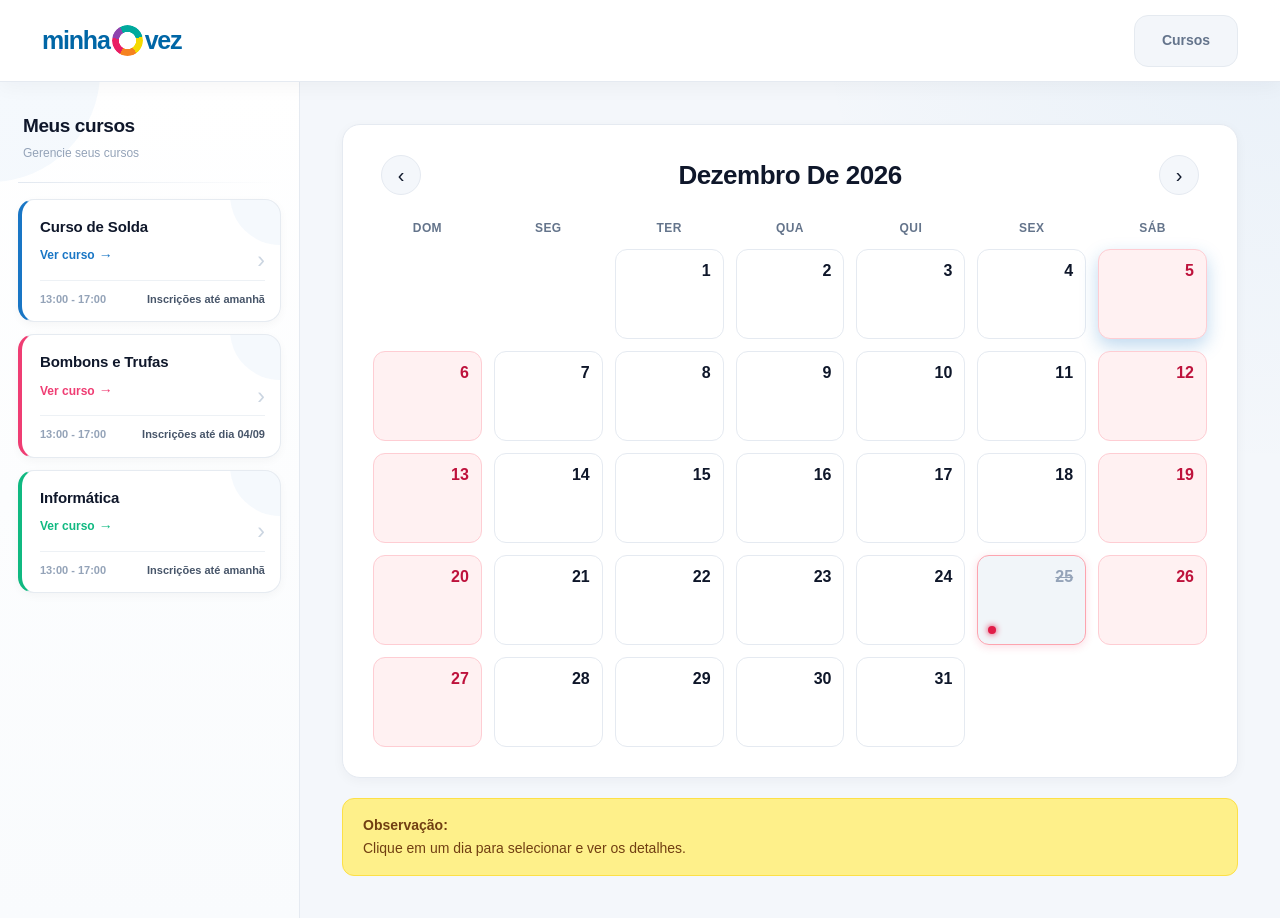
<file: Front-End 26.08.26/Index.html>
<!DOCTYPE html>
<html lang="pt-BR">
<head>
    <meta charset="UTF-8">
    <meta
        name="viewport"
        content="width=device-width, initial-scale=1.0"
    >

    <meta
        name="description"
        content="Minha Vez - Gerencie seus cursos e acompanhe sua disponibilidade no calendário."
    >
    <title>Minha Vez | Calendário</title>

    <link rel="stylesheet" href="Styles.css">
</head>

<body>

    <header class="header">

        <a
            href="Index.html"
            class="logo"
            aria-label="Minha Vez - Página inicial"
        >
            <span>minha</span>
            <span
                class="logo-simbolo"
                aria-hidden="true"
            ></span>
            <span>vez</span>
        </a>


        <!-- Menu principal -->
        <nav
            class="menu"
            aria-label="Menu principal"
        >
            <a
                href="Cursos.html">
                Cursos
            </a>

        </nav>

    </header>


    <main class="layout">
        <aside
            class="sidebar"
            aria-label="Meus cursos"
        >

            <div class="legenda">

                <h2>
                    Meus cursos
                </h2>

            </div>

            <hr>

            <div
                class="cursos"
                aria-label="Lista de cursos"
            >


                <!-- Curso 1 -->
                <article class="curso-mini azul">

                    <h3>
                        Curso de Solda
                    </h3>

                    <a href="Cursos.html">
                        Ver curso
                    </a>

                    <div>
                        <span>
                            13:00 - 17:00
                        </span>

                        <span>
                            Inscrições até amanhã
                        </span>
                    </div>

                </article>


                <!-- Curso 2 -->
                <article class="curso-mini rosa">

                    <h3>
                        Bombons e Trufas
                    </h3>

                    <a href="Cursos.html">
                        Ver curso
                    </a>

                    <div>
                        <span>
                            13:00 - 17:00
                        </span>

                        <span>
                            Inscrições até dia 04/09
                        </span>
                    </div>

                </article>


                <!-- Curso 3 -->
                <article class="curso-mini verde">

                    <h3>
                        Informática
                    </h3>

                    <a href="Cursos.html">
                        Ver curso
                    </a>

                    <div>
                        <span>
                            13:00 - 17:00
                        </span>

                        <span>
                            Inscrições até amanhã
                        </span>
                    </div>

                </article>

            </div>

        </aside>


      
        <section
            class="conteudo"
            aria-label="Calendário de disponibilidade"
        >


            <div class="calendario">


                <div class="calendario-topo">

                    <button
                        id="mes-anterior"
                        type="button"
                        aria-label="Ir para o mês anterior"
                        title="Mês anterior"
                    >
                        ‹
                    </button>


                    <h1
                        id="mes-ano"
                        aria-live="polite"
                    >
                        Janeiro de 2026
                    </h1>


                    <button
                        id="proximo-mes"
                        type="button"
                        aria-label="Ir para o próximo mês"
                        title="Próximo mês"
                    >
                        ›
                    </button>

                </div>


                <div
                    class="dias"
                    aria-hidden="true"
                >

                    <span>Dom</span>
                    <span>Seg</span>
                    <span>Ter</span>
                    <span>Qua</span>
                    <span>Qui</span>
                    <span>Sex</span>
                    <span>Sáb</span>

                </div>


                <!-- Dias do calendário -->
                <div
                    class="dias-grid"
                    role="grid"
                    aria-label="Dias do mês"
                ></div>

            </div>


            <section
                id="painel-info"
                class="painel-info"
                aria-live="polite"
                style="display: none;"
            >

                <h3 id="info-data">
                    Selecione uma data
                </h3>

                <p id="info-status">
                    <strong>
                        Disponibilidade:
                    </strong>

                    -
                </p>

                <p id="info-feriado">
                    <strong>
                        Feriado:
                    </strong>

                    -
                </p>

            </section>


          
            <aside class="observacao">

                <strong>
                    Observação:
                </strong>

                <p>
                    Clique em um dia para selecionar
                    e ver os detalhes.
                </p>

            </aside>


        </section>

    </main>
    <script src="Script.js"></script>

</body>

</html>
</file>
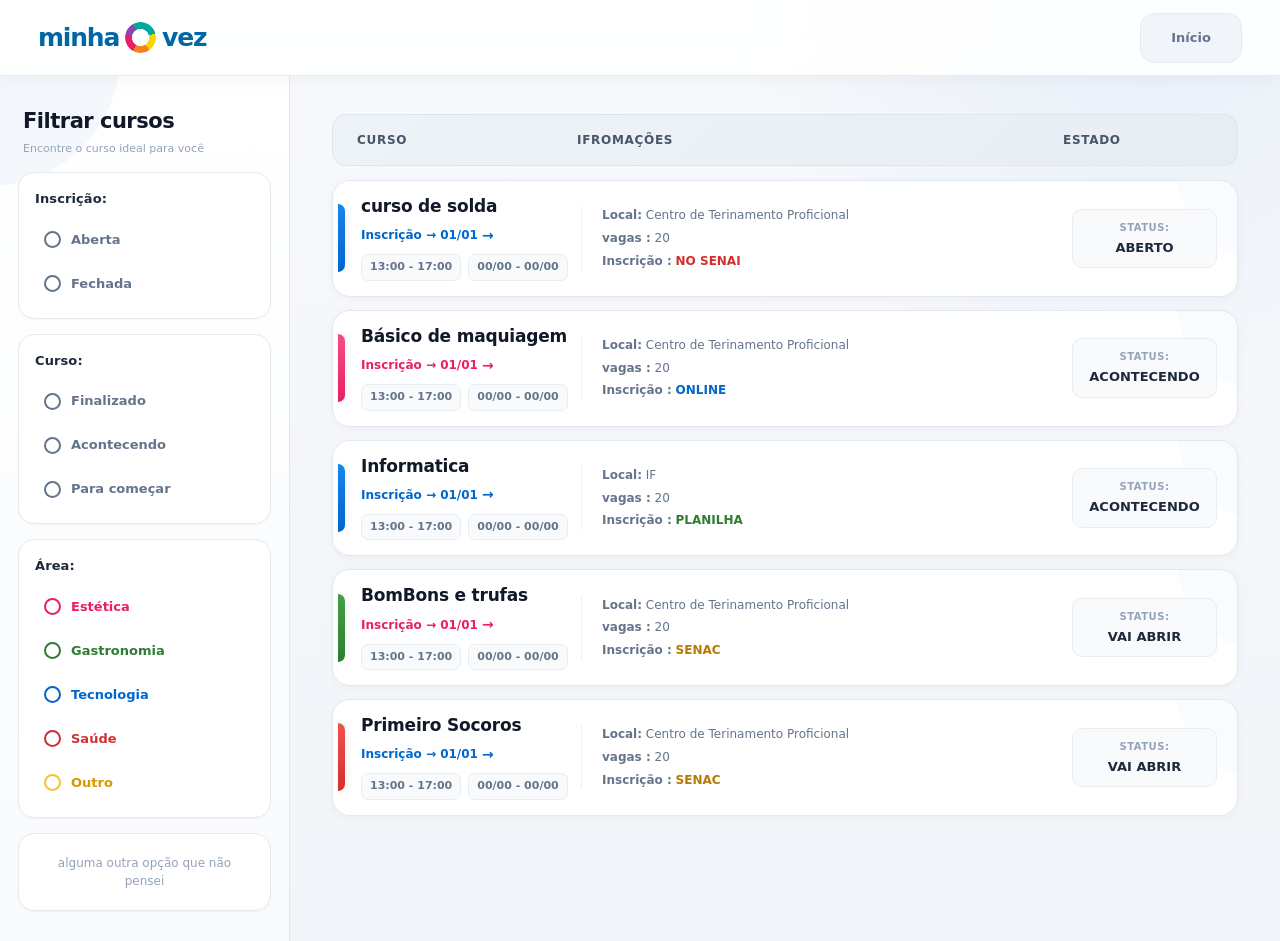
<file: Front-End 26.08.26/Cursos.html>
<!DOCTYPE html>
<html lang="pt-br">
<head>
    <meta charset="UTF-8">
    <meta name="viewport" content="width=device-width, initial-scale=1.0">
    <title>Minha Vez - Cursos</title>
    <link rel="stylesheet" href="Cursos.css">
</head>
<body>

    <header class="header">
        <a href="Index.html" class="logo" aria-label="Minha Vez">
            <span>minha</span>
            <span class="logo-simbolo"></span>
            <span>vez</span>
        </a>

        <nav class="menu">
            <a href="Index.html">Início</a>
        </nav>
    </header>

    <main class="layout">

        <aside class="sidebar-filtros">
            <h2>Filtrar cursos</h2>

            <div class="bloco-filtro">
                <h3>Inscrição:</h3>
                <label class="opcao-filtro">
                    <input type="radio" name="inscricao" value="aberta">
                    <span class="radio-custom"></span> Aberta
                </label>
                <label class="opcao-filtro">
                    <input type="radio" name="inscricao" value="fechada">
                    <span class="radio-custom"></span> Fechada
                </label>
            </div>

            <div class="bloco-filtro">
                <h3>Curso:</h3>
                <label class="opcao-filtro">
                    <input type="radio" name="status_curso" value="finalizado">
                    <span class="radio-custom"></span> Finalizado
                </label>
                <label class="opcao-filtro">
                    <input type="radio" name="status_curso" value="acontecendo">
                    <span class="radio-custom"></span> Acontecendo
                </label>
                <label class="opcao-filtro">
                    <input type="radio" name="status_curso" value="para-comecar">
                    <span class="radio-custom"></span> Para começar
                </label>
            </div>

            <div class="bloco-filtro">
                <h3>Área:</h3>
                <label class="opcao-filtro cor-rosa">
                    <input type="radio" name="area" value="estetica">
                    <span class="radio-custom"></span> Estética
                </label>
                <label class="opcao-filtro cor-verde">
                    <input type="radio" name="area" value="gastronomia">
                    <span class="radio-custom"></span> Gastronomia
                </label>
                <label class="opcao-filtro cor-azul">
                    <input type="radio" name="area" value="tecnologia">
                    <span class="radio-custom"></span> Tecnologia
                </label>
                <label class="opcao-filtro cor-vermelha">
                    <input type="radio" name="area" value="saude">
                    <span class="radio-custom"></span> Saúde
                </label>
                <label class="opcao-filtro cor-amarela">
                    <input type="radio" name="area" value="outro">
                    <span class="radio-custom"></span> Outro
                </label>
            </div>

            <div class="bloco-filtro">
                <p class="texto-suave">alguma outra opção que não pensei</p>
            </div>
        </aside>

        <section class="conteudo-cursos">

            <div class="tabela-cabecalho">
                <div class="col-curso">CURSO</div>
                <div class="col-informacoes">IFROMAÇÕES</div>
                <div class="col-estado">ESTADO</div>
            </div>

            <div class="lista-cursos">

                <article class="card-curso borda-azul">
                    <div class="pilula-cor bg-azul"></div>
                    <div class="info-principal">
                        <h2>curso de solda</h2>
                        <span class="txt-link txt-azul">Inscrição &rarr; 01/01</span>
                        <div class="horarios">
                            <span>13:00 - 17:00</span>
                            <span>00/00 - 00/00</span>
                        </div>
                    </div>
                    <div class="info-detalhes">
                        <p><strong>Local:</strong> Centro de Terinamento Proficional</p>
                        <p><strong>vagas :</strong> 20</p>
                        <p><strong>Inscrição :</strong> <span class="destaque-vermelho">NO SENAI</span></p>
                    </div>
                    <div class="info-status">
                        <span class="rotulo-status">Status:</span>
                        <strong class="valor-status">ABERTO</strong>
                    </div>
                </article>

                <article class="card-curso borda-rosa">
                    <div class="pilula-cor bg-rosa"></div>
                    <div class="info-principal">
                        <h2>Básico de maquiagem</h2>
                        <span class="txt-link txt-rosa">Inscrição &rarr; 01/01</span>
                        <div class="horarios">
                            <span>13:00 - 17:00</span>
                            <span>00/00 - 00/00</span>
                        </div>
                    </div>
                    <div class="info-detalhes">
                        <p><strong>Local:</strong> Centro de Terinamento Proficional</p>
                        <p><strong>vagas :</strong> 20</p>
                        <p><strong>Inscrição :</strong> <span class="destaque-azul">ONLINE</span></p>
                    </div>
                    <div class="info-status">
                        <span class="rotulo-status">Status:</span>
                        <strong class="valor-status">ACONTECENDO</strong>
                    </div>
                </article>

                <article class="card-curso borda-azul">
                    <div class="pilula-cor bg-azul"></div>
                    <div class="info-principal">
                        <h2>Informatica</h2>
                        <span class="txt-link txt-azul">Inscrição &rarr; 01/01</span>
                        <div class="horarios">
                            <span>13:00 - 17:00</span>
                            <span>00/00 - 00/00</span>
                        </div>
                    </div>
                    <div class="info-detalhes">
                        <p><strong>Local:</strong> IF</p>
                        <p><strong>vagas :</strong> 20</p>
                        <p><strong>Inscrição :</strong> <span class="destaque-verde">PLANILHA</span></p>
                    </div>
                    <div class="info-status">
                        <span class="rotulo-status">Status:</span>
                        <strong class="valor-status">ACONTECENDO</strong>
                    </div>
                </article>

                <article class="card-curso borda-verde">
                    <div class="pilula-cor bg-verde"></div>
                    <div class="info-principal">
                        <h2>BomBons e trufas</h2>
                        <span class="txt-link txt-rosa">Inscrição &rarr; 01/01</span>
                        <div class="horarios">
                            <span>13:00 - 17:00</span>
                            <span>00/00 - 00/00</span>
                        </div>
                    </div>
                    <div class="info-detalhes">
                        <p><strong>Local:</strong> Centro de Terinamento Proficional</p>
                        <p><strong>vagas :</strong> 20</p>
                        <p><strong>Inscrição :</strong> <span class="destaque-amarelo">SENAC</span></p>
                    </div>
                    <div class="info-status">
                        <span class="rotulo-status">Status:</span>
                        <strong class="valor-status">VAI ABRIR</strong>
                    </div>
                </article>

                <article class="card-curso borda-vermelha">
                    <div class="pilula-cor bg-vermelha"></div>
                    <div class="info-principal">
                        <h2>Primeiro Socoros</h2>
                        <span class="txt-link txt-azul">Inscrição &rarr; 01/01</span>
                        <div class="horarios">
                            <span>13:00 - 17:00</span>
                            <span>00/00 - 00/00</span>
                        </div>
                    </div>
                    <div class="info-detalhes">
                        <p><strong>Local:</strong> Centro de Terinamento Proficional</p>
                        <p><strong>vagas :</strong> 20</p>
                        <p><strong>Inscrição :</strong> <span class="destaque-amarelo">SENAC</span></p>
                    </div>
                    <div class="info-status">
                        <span class="rotulo-status">Status:</span>
                        <strong class="valor-status">VAI ABRIR</strong>
                    </div>
                </article>

            </div>
        </section>

    </main>

</body>
</html>
</file>
<file: Front-End 26.08.26/Styles.css>
* {
    margin: 0;
    padding: 0;
    box-sizing: border-box;
}

:root {

    --fundo: #f4f7fb;
    --branco: #ffffff;

    --preto: #0f172a;
    --texto: #334155;
    --texto-suave: #64748b;
    --texto-claro: #94a3b8;

    --borda: #e5eaf1;

    --azul: #1976c5;
    --azul-hover: #125d9c;
    --azul-claro: #eff6ff;
    --azul-muito-claro: #f5f9ff;

    --rosa: #ef3d73;
    --rosa-hover: #d92c60;

    --verde: #10b981;
    --verde-hover: #059669;

    --vermelho: #ff575b;

    --amarelo: #fef08a;
    --amarelo-texto: #713f12;

    --feriado-bg: #ffe4e6;
    --feriado-texto: #e11d48;
    --feriado-borda: #fda4af;
    --feriado-glow: rgba(225, 29, 72, 0.15);

    --disponivel-bg: #dcfce7;
    --disponivel-texto: #15803d;
    --disponivel-borda: #bbf7d0;

    --indisponivel-bg: #f1f5f9;
    --indisponivel-texto: #94a3b8;

    --domingo-bg: #fff1f2;
    --domingo-texto: #be123c;
    --domingo-borda: #fecdd3;

    --sombra-sm:
        0 1px 3px rgba(15, 23, 42, 0.05);

    --sombra-md:
        0 8px 25px rgba(15, 23, 42, 0.08);

    --sombra-lg:
        0 15px 40px rgba(15, 23, 42, 0.12);

    --raio-sm: 8px;
    --raio-md: 12px;
    --raio-lg: 18px;
    --raio-xl: 22px;

    --transicao:
        all 0.25s cubic-bezier(0.4, 0, 0.2, 1);
}

body {

    min-height: 100vh;

    background:
        radial-gradient(
            circle at top right,
            rgba(25, 118, 197, 0.05),
            transparent 30%
        ),
        var(--fundo);

    color: var(--preto);

    font-family:
        -apple-system,
        BlinkMacSystemFont,
        "Segoe UI",
        Roboto,
        Oxygen,
        Ubuntu,
        Cantarell,
        sans-serif;

    line-height: 1.5;

    -webkit-font-smoothing: antialiased;
    text-rendering: optimizeLegibility;
}


.header {

    width: 100%;
    height: 82px;

    padding: 0 42px;

    display: flex;
    align-items: center;
    justify-content: space-between;

    background: rgba(255, 255, 255, 0.96);

    border-bottom: 1px solid var(--borda);

    box-shadow:
        0 4px 20px rgba(15, 23, 42, 0.045);

    position: sticky;
    top: 0;

    z-index: 100;

    backdrop-filter: blur(18px);
    -webkit-backdrop-filter: blur(18px);
}


.logo {
    display: inline-flex;
    align-items: center;

    /* remove o espaço exagerado entre os elementos */
    gap: 0;

    width: fit-content;
    padding: 0;
    margin: 0;

    color: #0066a6;

    text-decoration: none;

    font-size: 25px;
    font-weight: 850;

    line-height: 1;
    letter-spacing: -1.2px;

    white-space: nowrap;

    transition:
        color 0.25s ease,
        transform 0.25s ease;
}

.logo:hover {
    color: var(--azul-hover);

    transform: translateY(-1px);
}


.logo-simbolo {
    width: 31px;
    height: 31px;

    
    margin: 0 2px;

    flex: 0 0 31px;

    border-radius: 50%;

    background:
        conic-gradient(
            #00a99d 0deg 75deg,
            #f4d900 75deg 145deg,
            #f58220 145deg 210deg,
            #e91e63 210deg 280deg,
            #8e44ad 280deg 330deg,
            #00a99d 330deg 360deg
        );

    -webkit-mask:
        radial-gradient(
            circle,
            transparent 0 38%,
            #000 40% 72%,
            transparent 74%
        );

    mask:
        radial-gradient(
            circle,
            transparent 0 38%,
            #000 40% 72%,
            transparent 74%
        );

    transition:
        transform 0.7s
        cubic-bezier(0.34, 1.56, 0.64, 1);
}


.logo:hover .logo-simbolo {
    transform:
        rotate(180deg)
        scale(1.08);
}



@media (max-width: 600px) {

    .logo {
        font-size: 21px;
        letter-spacing: -1px;
    }

    .logo-simbolo {
        width: 26px;
        height: 26px;

        flex-basis: 26px;

        margin: 0 1px;
    }
}


.menu {

    display: flex;
    align-items: center;

    gap: 6px;

    padding: 5px;

    background: #f3f6fa;

    border: 1px solid #e5eaf0;

    border-radius: 14px;
}


.menu a {

    position: relative;

    min-width: 92px;
    height: 40px;

    padding: 0 18px;

    display: flex;
    align-items: center;
    justify-content: center;

    color: #64748b;

    background: transparent;

    border-radius: 10px;

    text-decoration: none;

    font-size: 14px;
    font-weight: 650;

    transition:
        background 0.25s ease,
        color 0.25s ease,
        box-shadow 0.25s ease,
        transform 0.25s ease;
}


.menu a:hover {

    color: var(--azul);

    background: var(--branco);

    transform: translateY(-1px);

    box-shadow:
        0 4px 10px rgba(15, 23, 42, 0.08);
}


.menu a.ativo {

    color: var(--azul);

    background: var(--branco);

    box-shadow:
        0 3px 10px rgba(15, 23, 42, 0.06);
}


.menu a:active {

    transform: translateY(0);
}


.menu a:focus-visible {

    outline: 3px solid rgba(25, 118, 197, 0.2);

    outline-offset: 2px;
}


/* =========================================================
   LAYOUT
========================================================= */

.layout {

    min-height:
        calc(100vh - 82px);

    display: grid;

    grid-template-columns:
        300px minmax(0, 1fr);
}

.sidebar {
    position: relative;

    display: flex;
    flex-direction: column;

    min-width: 0;
    min-height: 100%;

    padding: 30px 18px 24px;

    overflow: hidden;

    background:
        linear-gradient(
            180deg,
            #ffffff 0%,
            #f9fbfd 100%
        );

    border-right: 1px solid var(--borda);
}

.sidebar::before {
    content: "";

    position: absolute;

    width: 220px;
    height: 220px;

    top: -120px;
    left: -120px;

    border-radius: 50%;

    background:
        rgba(25, 118, 197, 0.045);

    pointer-events: none;

    z-index: 0;
}


.sidebar > * {
    position: relative;
    z-index: 1;
}


.legenda {

    position: relative;

    z-index: 2;

    padding: 0 5px;
}


.legenda h2 {

    color: var(--preto);

    font-size: 19px;
    font-weight: 800;

    letter-spacing: -0.4px;
}


.legenda::after {

    content: "Gerencie seus cursos";

    display: block;

    margin-top: 3px;

    color: var(--texto-claro);

    font-size: 12px;
    font-weight: 500;
}

.sidebar hr {

    width: 100%;
    height: 1px;

    margin: 20px 0 16px;

    border: 0;

    background:
        linear-gradient(
            90deg,
            #e2e8f0,
            rgba(226, 232, 240, 0)
        );
}

.curso-mini {

    position: relative;

    margin-bottom: 12px;

    padding:
        16px
        15px
        14px
        18px;

    overflow: hidden;

    background: var(--branco);

    border:
        1px solid #e6ebf1;

    border-left:
        4px solid var(--azul);

    border-radius: 16px;

    box-shadow:
        0 3px 10px rgba(15, 23, 42, 0.035);

    transition:
        transform 0.25s ease,
        box-shadow 0.25s ease,
        border-color 0.25s ease;
}


.curso-mini::before {

    content: "";

    position: absolute;

    width: 100px;
    height: 100px;

    top: -55px;
    right: -50px;

    border-radius: 50%;

    background:
        rgba(25, 118, 197, 0.045);

    transition:
        transform 0.35s ease;
}


.curso-mini::after {

    content: "›";

    position: absolute;

    right: 15px;
    top: 50%;

    transform:
        translateY(-50%);

    color: #cbd5e1;

    font-size: 23px;
    font-weight: 300;

    transition: var(--transicao);
}


.curso-mini:hover {

    transform:
        translateY(-3px);

    border-color:
        #d5e0eb;

    box-shadow:
        0 12px 28px rgba(15, 23, 42, 0.09);
}


.curso-mini:hover::before {

    transform:
        scale(1.45);
}


.curso-mini:hover::after {

    right: 11px;

    color: var(--azul);
}


.curso-mini.azul {
    border-left-color: var(--azul);
}

.curso-mini.rosa {
    border-left-color: var(--rosa);
}

.curso-mini.verde {
    border-left-color: var(--verde);
}


.curso-mini h3 {

    position: relative;

    z-index: 1;

    padding-right: 22px;

    margin-bottom: 4px;

    color: var(--preto);

    font-size: 15px;
    font-weight: 750;

    letter-spacing: -0.15px;
}


.curso-mini a {

    position: relative;

    z-index: 1;

    display: inline-flex;
    align-items: center;

    gap: 4px;

    margin-bottom: 12px;

    color: var(--azul);

    font-size: 12px;
    font-weight: 700;

    text-decoration: none;

    transition: var(--transicao);
}


.curso-mini a::after {

    content: "→";

    font-size: 14px;

    transition:
        transform 0.2s ease;
}


.curso-mini a:hover {

    color: var(--azul-hover);
}


.curso-mini a:hover::after {

    transform:
        translateX(3px);
}


.curso-mini.rosa a {
    color: var(--rosa);
}

.curso-mini.rosa a:hover {
    color: var(--rosa-hover);
}


.curso-mini.verde a {
    color: var(--verde);
}

.curso-mini.verde a:hover {
    color: var(--verde-hover);
}


.curso-mini div {

    position: relative;

    z-index: 1;

    display: flex;
    align-items: center;
    justify-content: space-between;

    gap: 10px;

    padding-top: 10px;
    margin-top: 2px;

    border-top:
        1px solid #edf1f5;

    color: var(--texto-suave);

    font-size: 11px;
    font-weight: 650;
}


.curso-mini div span:first-child {
    color: var(--texto-claro);
}


.curso-mini div span:last-child {

    color: #475569;

    font-weight: 700;
}


.sidebar-footer {

    margin-top: auto;

    padding-top: 16px;

    border-top:
        1px solid #e8edf2;
}

.botao-add {

    position: absolute;

    left: 20px;
    bottom: 22px;

    width:
        calc(100% - 40px);

    min-height: 48px;

    padding: 0 18px;

    display: flex;
    align-items: center;
    justify-content: center;

    gap: 8px;

    border: 0;

    border-radius: 13px;

    background:
        linear-gradient(
            135deg,
            #ff5b60 0%,
            #ef3d73 100%
        );

    color: #ffffff;

    font-family: inherit;

    font-size: 14px;
    font-weight: 700;

    letter-spacing: 0.1px;

    cursor: pointer;

    box-shadow:
        0 8px 20px
        rgba(239, 61, 115, 0.22);

    transition:
        transform 0.2s ease,
        box-shadow 0.2s ease,
        filter 0.2s ease;
}


.botao-add::before {

    content: "+";

    width: 22px;
    height: 22px;

    display: flex;
    align-items: center;
    justify-content: center;

    font-size: 22px;
    font-weight: 400;

    line-height: 1;
}


.botao-add:hover {

    transform:
        translateY(-2px);

    filter:
        brightness(1.05);

    box-shadow:
        0 12px 26px
        rgba(239, 61, 115, 0.30);
}


.botao-add:active {

    transform:
        translateY(0);

    box-shadow:
        0 5px 14px
        rgba(239, 61, 115, 0.22);
}


.botao-add:focus-visible {

    outline:
        3px solid
        rgba(239, 61, 115, 0.25);

    outline-offset: 3px;
}


.botao-add:disabled {

    opacity: 0.55;

    cursor: not-allowed;

    transform: none;

    box-shadow: none;
}


.conteudo {

    position: relative;

    width: 100%;

    max-width: 1150px;

    margin: 0 auto;

    padding: 42px;
}

.calendario {

    width: 100%;

    padding: 30px;

    background: var(--branco);

    border:
        1px solid var(--borda);

    border-radius: var(--raio-lg);

    box-shadow:
        0 3px 12px
        rgba(15, 23, 42, 0.04);
}


.calendario-topo {

    display: flex;

    align-items: center;

    justify-content: space-between;

    gap: 16px;

    margin-bottom: 24px;

    padding: 0 8px;
}


.calendario-topo h1 {

    flex: 1;

    text-align: center;

    color: var(--preto);

    font-size: 26px;

    font-weight: 800;

    text-transform: capitalize;

    letter-spacing: -0.5px;
}


.calendario-topo button {

    flex-shrink: 0;

    width: 40px;
    height: 40px;

    display: flex;
    align-items: center;
    justify-content: center;

    border:
        1px solid var(--borda);

    border-radius: 50%;

    background: var(--fundo);

    color: var(--preto);

    font-size: 20px;

    cursor: pointer;

    transition: var(--transicao);
}


.calendario-topo button:hover {

    background: var(--azul);

    color: var(--branco);

    border-color: var(--azul);

    transform:
        translateY(-2px);

    box-shadow:
        0 5px 12px
        rgba(25, 118, 197, 0.2);
}


.calendario-topo button:active {

    transform:
        translateY(0)
        scale(0.96);
}


.calendario-topo button:focus-visible {

    outline:
        3px solid
        rgba(25, 118, 197, 0.2);

    outline-offset: 3px;
}


.dias {

    display: grid;

    grid-template-columns:
        repeat(7, 1fr);

    gap: 12px;

    margin-bottom: 12px;

    text-align: center;

    color: var(--texto-suave);

    font-size: 12px;

    font-weight: 750;

    text-transform: uppercase;

    letter-spacing: 0.4px;
}

.dias-grid {

    display: grid;

    grid-template-columns:
        repeat(7, minmax(0, 1fr));

    gap: 12px;
}

.dia {

    position: relative;

    width: 100%;
    min-width: 0;
    height: 90px;

    padding: 12px;

    display: flex;

    align-items: flex-start;
    justify-content: flex-end;

    border:
        1px solid var(--borda);

    border-radius: var(--raio-md);

    background: var(--branco);

    color: var(--preto);

    font-family: inherit;

    font-size: 16px;

    font-weight: 700;

    cursor: pointer;

    transition: var(--transicao);
}


.dia:hover {

    transform:
        translateY(-2px);

    border-color:
        var(--azul);

    box-shadow:
        var(--sombra-md);
}


.dia:focus-visible {

    outline:
        3px solid
        rgba(25, 118, 197, 0.25);

    outline-offset: 2px;
}

.dia.selecionado {

    outline:
        3px solid
        var(--azul);

    outline-offset: -2px;

    z-index: 2;
}


.dia.hoje {

    background:
        linear-gradient(
            135deg,
            #2386d4,
            #1976c5
        );

    color: var(--branco);

    border-color:
        var(--azul);

    box-shadow:
        0 7px 18px
        rgba(25, 118, 197, 0.28);
}


.dia.hoje:hover {

    border-color:
        #0f65aa;

    box-shadow:
        0 10px 24px
        rgba(25, 118, 197, 0.34);
}

.dia.vazio {

    background: transparent;

    border-color: transparent;

    cursor: default;

    pointer-events: none;
}


.dia.feriado {

    background:
        linear-gradient(
            135deg,
            #fff7f7 0%,
            var(--feriado-bg) 100%
        );

    color:
        var(--feriado-texto);

    border-color:
        var(--feriado-borda);

    font-weight: 800;

    box-shadow:
        0 2px 8px
        var(--feriado-glow);
}


.dia.feriado::after {

    content: "";

    position: absolute;

    left: 10px;
    bottom: 10px;

    width: 8px;
    height: 8px;

    border-radius: 50%;

    background:
        var(--feriado-texto);

    box-shadow:
        0 0 6px
        var(--feriado-texto);
}


.dia.feriado:hover {

    background:
        var(--feriado-bg);

    border-color:
        var(--feriado-texto);

    transform:
        translateY(-3px)
        scale(1.02);

    box-shadow:
        0 6px 16px
        var(--feriado-glow);
}


.dia.disponivel {

    background:
        var(--disponivel-bg);

    color:
        var(--disponivel-texto);

    border-color:
        var(--disponivel-borda);
}

.dia.indisponivel {

    background:
        var(--indisponivel-bg);

    color:
        var(--indisponivel-texto);

    text-decoration:
        line-through;
}



.dia.domingo {

    background:
        var(--domingo-bg);

    color:
        var(--domingo-texto);

    border-color:
        var(--domingo-borda);
}


.dia.hoje.feriado {

    background:
        linear-gradient(
            135deg,
            #e11d48,
            #be123c
        );

    color: #ffffff;

    border-color:
        #be123c;
}


.dia.hoje.indisponivel {

    color: #ffffff;

    background:
        linear-gradient(
            135deg,
            #1976c5,
            #125d9c
        );

    text-decoration: none;
}



.painel-info {

    margin-top: 24px;

    padding: 20px 24px;

    background:
        var(--branco);

    border:
        1px solid var(--borda);

    border-left:
        5px solid var(--azul);

    border-radius:
        var(--raio-md);

    box-shadow:
        var(--sombra-sm);

    animation:
        fadeIn 0.3s ease-in-out;
}


.painel-info h3 {

    margin-bottom: 8px;

    color: var(--preto);

    font-size: 18px;

    font-weight: 800;
}


.painel-info p {

    margin-top: 4px;

    color: var(--texto-suave);

    font-size: 14px;
}


.painel-info strong {

    color: var(--texto);
}



.observacao {

    margin-top: 20px;

    padding: 16px 20px;

    background:
        var(--amarelo);

    color:
        var(--amarelo-texto);

    border:
        1px solid #fde047;

    border-radius:
        var(--raio-md);

    font-size: 14px;
}


.observacao strong {

    display: block;

    margin-bottom: 2px;
}


@keyframes fadeIn {

    from {

        opacity: 0;

        transform:
            translateY(6px);
    }

    to {

        opacity: 1;

        transform:
            translateY(0);
    }
}

@media (max-width: 900px) {

    .header {

        padding:
            0 24px;
    }


    .layout {

        grid-template-columns:
            1fr;
    }


    .sidebar {

        padding:
            26px
            24px
            88px;

        border-right:
            0;

        border-bottom:
            1px solid var(--borda);
    }


    .botao-add {

        left: 24px;

        width:
            calc(100% - 48px);
    }


    .conteudo {

        max-width: none;

        padding:
            28px 20px;
    }


    .dias-grid {

        gap: 8px;
    }


    .dias {

        gap: 8px;
    }


    .dia {

        height: 78px;
    }
}


@media (max-width: 600px) {

    .header {

        height: 70px;

        padding:
            0 14px;

        gap: 8px;
    }


    .logo {

        font-size: 20px;

        letter-spacing:
            -0.7px;
    }


    .logo-simbolo {

        width: 29px;
        height: 29px;
    }


    .menu {

        gap: 2px;

        padding: 4px;

        border-radius: 11px;
    }


    .menu a {

        min-width: auto;

        height: 36px;

        padding:
            0 10px;

        font-size: 12px;
    }


    .sidebar {

        padding:
            22px
            16px
            82px;
    }


    .legenda h2 {

        font-size: 18px;
    }


    .curso-mini {

        padding:
            15px
            14px
            13px
            17px;
    }


    .botao-add {

        left: 16px;

        bottom: 15px;

        width:
            calc(100% - 32px);

        min-height: 46px;

        font-size: 13px;
    }


    .conteudo {

        padding:
            16px 12px;
    }


    .calendario {

        padding: 14px;

        border-radius:
            15px;
    }


    .calendario-topo {

        padding:
            0 2px;

        margin-bottom:
            18px;

        gap: 8px;
    }


    .calendario-topo h1 {

        font-size: 20px;

        letter-spacing:
            -0.4px;
    }


    .calendario-topo button {

        width: 36px;
        height: 36px;

        font-size: 18px;
    }


    .dias {

        gap: 5px;

        margin-bottom: 7px;

        font-size: 9px;

        letter-spacing: 0;
    }


    .dias-grid {

        gap: 5px;
    }


    .dia {

        height: 55px;

        padding: 6px;

        border-radius: 9px;

        font-size: 13px;
    }


    .dia:hover {

        transform:
            translateY(-1px);
    }


    .dia.feriado::after {

        left: 6px;
        bottom: 6px;

        width: 6px;
        height: 6px;
    }


    .painel-info {

        margin-top: 16px;

        padding:
            16px;
    }


    .painel-info h3 {

        font-size: 16px;
    }


    .painel-info p {

        font-size: 13px;
    }


    .observacao {

        padding:
            14px 16px;

        font-size: 13px;
    }
}


/* =========================================================
   CELULARES MUITO PEQUENOS
========================================================= */

@media (max-width: 380px) {

    .logo {

        font-size: 18px;
    }


    .logo-simbolo {

        width: 26px;
        height: 26px;
    }


    .menu a {

        padding:
            0 7px;

        font-size: 11px;
    }


    .calendario {

        padding: 10px;
    }


    .calendario-topo h1 {

        font-size: 18px;
    }


    .calendario-topo button {

        width: 32px;
        height: 32px;

        font-size: 16px;
    }


    .dias-grid,
    .dias {

        gap: 3px;
    }


    .dia {

        height: 48px;

        padding: 5px;

        font-size: 12px;

        border-radius: 7px;
    }


    .dia.feriado::after {

        width: 5px;
        height: 5px;

        left: 5px;
        bottom: 5px;
    }
}



@media (prefers-reduced-motion: reduce) {

    *,
    *::before,
    *::after {

        scroll-behavior: auto !important;

        animation-duration:
            0.01ms !important;

        animation-iteration-count:
            1 !important;

        transition-duration:
            0.01ms !important;
    }
}
</file>
<file: Front-End 26.08.26/Cursos.css>
*,
*::before,
*::after {
  margin: 0;
  padding: 0;
  box-sizing: border-box;
}

html {
  scroll-behavior: smooth;
}

body {
  min-height: 100vh;
  background:
    radial-gradient(
      circle at 90% 0%,
      rgba(0, 102, 204, 0.06),
      transparent 28%
    ),
    linear-gradient(
      180deg,
      #f7f9fc 0%,
      #f1f4f8 100%
    );
  color: var(--texto-escuro);
  font-family:
    Inter,
    ui-sans-serif,
    system-ui,
    -apple-system,
    BlinkMacSystemFont,
    "Segoe UI",
    Roboto,
    Arial,
    Helvetica,
    sans-serif;
  line-height: 1.5;
  -webkit-font-smoothing: antialiased;
  text-rendering: optimizeLegibility;
}

button,
input,
select,
textarea {
  font: inherit;
}

button {
  border: 0;
}

a {
  color: inherit;
}

::selection {
  background: rgba(0, 102, 204, 0.16);
  color: #003d7a;
}


:root {
  /* Fundo */
  --fundo-pagina: #f4f7fb;
  --fundo-sidebar: #ffffff;
  --fundo-card-filtro: #ffffff;
  --fundo-cabecalho-tabela: #edf2f7;

  /* Texto */
  --texto-escuro: #111827;
  --texto-principal: #1e293b;
  --texto-cinza: #64748b;
  --texto-suave: #94a3b8;
  --texto-claro: #cbd5e1;

  /* Cores */
  --cor-azul: #0066cc;
  --cor-azul-hover: #0052a3;
  --cor-azul-claro: #eff6ff;

  --cor-rosa: #e91e63;
  --cor-rosa-hover: #c91854;
  --cor-rosa-claro: #fff1f5;

  --cor-verde: #2e7d32;
  --cor-verde-hover: #236327;
  --cor-verde-claro: #ecfdf3;

  --cor-vermelho: #d32f2f;
  --cor-vermelho-claro: #fff1f2;

  --cor-amarelo: #fbc02d;
  --cor-amarelo-claro: #fffbea;

  /* Bordas */
  --borda: #e2e8f0;
  --borda-forte: #cbd5e1;

  /* Sombras */
  --sombra-xs:
    0 1px 2px rgba(15, 23, 42, 0.04);

  --sombra-sm:
    0 2px 8px rgba(15, 23, 42, 0.05);

  --sombra-md:
    0 8px 24px rgba(15, 23, 42, 0.08);

  --sombra-lg:
    0 18px 45px rgba(15, 23, 42, 0.11);

  --sombra-azul:
    0 10px 24px rgba(0, 102, 204, 0.18);

  /* Bordas arredondadas */
  --raio-sm: 8px;
  --raio-md: 12px;
  --raio-lg: 18px;
  --raio-xl: 24px;

  /* Transições */
  --transicao:
    0.22s cubic-bezier(0.4, 0, 0.2, 1);
}

.header {
  position: sticky;
  top: 0;
  z-index: 100;

  width: 100%;
  height: 76px;

  display: flex;
  align-items: center;
  justify-content: space-between;

  padding: 0 38px;

  background: rgba(255, 255, 255, 0.88);

  border-bottom: 1px solid rgba(226, 232, 240, 0.9);

  box-shadow:
    0 4px 18px rgba(15, 23, 42, 0.04);

  backdrop-filter: blur(18px);
  -webkit-backdrop-filter: blur(18px);
}


.logo {
  display: inline-flex;
  align-items: center;

  gap: 3px;

  text-decoration: none;

  color: #0066a6;

  font-size: 25px;
  font-weight: 850;

  letter-spacing: -1.2px;

  transition:
    color var(--transicao),
    transform var(--transicao);
}

.logo:hover {
  color: var(--cor-azul-hover);
  transform: translateY(-1px);
}

.logo-simbolo {
  width: 31px;
  height: 31px;

  margin: 0 3px;

  flex-shrink: 0;

  border-radius: 50%;

  background:
    conic-gradient(
      #00a99d 0deg 75deg,
      #f4d900 75deg 145deg,
      #f58220 145deg 210deg,
      #e91e63 210deg 280deg,
      #8e44ad 280deg 330deg,
      #00a99d 330deg 360deg
    );

  -webkit-mask:
    radial-gradient(
      circle,
      transparent 0 38%,
      #000 40% 72%,
      transparent 74%
    );

  mask:
    radial-gradient(
      circle,
      transparent 0 38%,
      #000 40% 72%,
      transparent 74%
    );

  transition:
    transform 0.7s
    cubic-bezier(0.34, 1.56, 0.64, 1);
}

.logo:hover .logo-simbolo {
  transform: rotate(180deg) scale(1.08);
}

.menu {
  display: flex;
  align-items: center;

  gap: 5px;

  padding: 5px;

  background: #f1f5f9;

  border: 1px solid #e5eaf0;

  border-radius: 14px;
}

.menu a {
  position: relative;

  min-width: 90px;
  height: 38px;

  display: flex;
  align-items: center;
  justify-content: center;

  padding: 0 15px;

  border-radius: 10px;

  color: #64748b;

  text-decoration: none;

  font-size: 13px;
  font-weight: 700;

  transition:
    background var(--transicao),
    color var(--transicao),
    transform var(--transicao),
    box-shadow var(--transicao);
}

.menu a:hover {
  color: var(--cor-azul);

  background: #ffffff;

  transform: translateY(-1px);

  box-shadow:
    0 4px 10px rgba(15, 23, 42, 0.07);
}

.menu a.ativo {
  color: var(--cor-azul);

  background: #ffffff;

  box-shadow:
    0 3px 9px rgba(15, 23, 42, 0.07);
}

.menu a:active {
  transform: translateY(0);
}

.menu a:focus-visible {
  outline: 3px solid rgba(0, 102, 204, 0.18);
  outline-offset: 2px;
}

.layout {
  display: grid;

  grid-template-columns:
    290px
    minmax(0, 1fr);

  min-height:
    calc(100vh - 76px);
}


.sidebar-filtros {
  position: relative;

  min-width: 0;

  padding:
    30px
    18px;

  display: flex;
  flex-direction: column;

  gap: 15px;

  background:
    linear-gradient(
      180deg,
      #ffffff 0%,
      #f8fafc 100%
    );

  border-right:
    1px solid var(--borda);

  overflow: hidden;
}

.sidebar-filtros::before {
  content: "";

  position: absolute;

  width: 260px;
  height: 260px;

  top: -150px;
  left: -140px;

  border-radius: 50%;

  background:
    rgba(0, 102, 204, 0.045);

  pointer-events: none;
}

.sidebar-filtros > * {
  position: relative;
  z-index: 1;
}

.sidebar-filtros h2 {
  margin: 0 5px;

  color: var(--texto-escuro);

  font-size: 21px;
  font-weight: 850;

  letter-spacing: -0.5px;
}

.sidebar-filtros h2::after {
  content: "Encontre o curso ideal para você";

  display: block;

  margin-top: 3px;

  color: var(--texto-suave);

  font-size: 11px;
  font-weight: 500;

  letter-spacing: 0;
}


.bloco-filtro {
  position: relative;

  padding: 16px;

  display: flex;
  flex-direction: column;

  gap: 8px;

  background:
    rgba(255, 255, 255, 0.96);

  border:
    1px solid #e5eaf0;

  border-radius: 16px;

  box-shadow: var(--sombra-xs);

  transition:
    transform var(--transicao),
    border-color var(--transicao),
    box-shadow var(--transicao);
}

.bloco-filtro:hover {
  transform: translateY(-2px);

  border-color: #d5dee9;

  box-shadow: var(--sombra-sm);
}

.bloco-filtro h3 {
  margin-bottom: 5px;

  color: var(--texto-principal);

  font-size: 13px;
  font-weight: 800;

  letter-spacing: 0.1px;
}


.opcao-filtro {
  position: relative;

  min-height: 36px;

  display: flex;
  align-items: center;

  gap: 10px;

  padding: 7px 9px;

  border-radius: 9px;

  color: var(--texto-cinza);

  font-size: 13px;
  font-weight: 700;

  cursor: pointer;

  transition:
    background var(--transicao),
    color var(--transicao);
}

.opcao-filtro:hover {
  background: #f8fafc;
  color: var(--texto-principal);
}

.opcao-filtro input {
  position: absolute;

  opacity: 0;

  width: 1px;
  height: 1px;
}

.radio-custom {
  position: relative;

  width: 17px;
  height: 17px;

  flex: 0 0 17px;

  border:
    2px solid currentColor;

  border-radius: 50%;

  transition:
    border-color var(--transicao),
    background var(--transicao),
    box-shadow var(--transicao);
}

.opcao-filtro input:checked + .radio-custom {
  background: currentColor;

  box-shadow:
    0 0 0 4px rgba(0, 0, 0, 0.04);
}

.opcao-filtro input:checked + .radio-custom::after {
  content: "";

  position: absolute;

  width: 5px;
  height: 5px;

  top: 50%;
  left: 50%;

  transform:
    translate(-50%, -50%);

  border-radius: 50%;

  background: #ffffff;
}

.opcao-filtro input:focus-visible + .radio-custom {
  outline:
    3px solid rgba(0, 102, 204, 0.18);

  outline-offset: 2px;
}



.cor-rosa {
  color: var(--cor-rosa);
}

.cor-rosa .radio-custom {
  border-color: var(--cor-rosa);
}

.cor-verde {
  color: var(--cor-verde);
}

.cor-verde .radio-custom {
  border-color: var(--cor-verde);
}

.cor-azul {
  color: var(--cor-azul);
}

.cor-azul .radio-custom {
  border-color: var(--cor-azul);
}

.cor-vermelha {
  color: var(--cor-vermelho);
}

.cor-vermelha .radio-custom {
  border-color: var(--cor-vermelho);
}

.cor-amarela {
  color: #d49a00;
}

.cor-amarela .radio-custom {
  border-color: var(--cor-amarelo);
}

.texto-suave {
  padding: 4px 5px;

  color: var(--texto-suave);

  font-size: 12px;
  font-weight: 500;

  line-height: 1.5;

  text-align: center;
}



.conteudo-cursos {
  width: 100%;
  max-width: 1400px;

  margin: 0 auto;

  padding:
    38px
    42px;
}

.tabela-cabecalho {
  min-height: 52px;

  display: grid;

  grid-template-columns:
    220px
    minmax(250px, 1fr)
    150px;

  align-items: center;

  padding:
    0 24px;

  margin-bottom: 14px;

  background:
    linear-gradient(
      135deg,
      #eef3f8,
      #e8edf3
    );

  border:
    1px solid #dde5ed;

  border-radius: 14px;

  color: #475569;

  font-size: 12px;
  font-weight: 800;

  text-transform: uppercase;

  letter-spacing: 0.7px;
}


.lista-cursos {
  display: flex;
  flex-direction: column;

  gap: 13px;
}


.card-curso {
  position: relative;

  min-height: 112px;

  display: grid;

  grid-template-columns:
    18px
    210px
    minmax(250px, 1fr)
    145px;

  align-items: center;

  gap: 10px;

  padding:
    15px
    20px
    15px
    0;

  background:
    rgba(255, 255, 255, 0.98);

  border:
    1px solid #e2e8f0;

  border-radius: 18px;

  box-shadow:
    0 2px 8px rgba(15, 23, 42, 0.035);

  overflow: hidden;

  transition:
    transform var(--transicao),
    border-color var(--transicao),
    box-shadow var(--transicao);
}

.card-curso::after {
  content: "";

  position: absolute;

  width: 180px;
  height: 180px;

  right: -120px;
  top: -100px;

  border-radius: 50%;

  background:
    rgba(0, 102, 204, 0.025);

  pointer-events: none;

  transition:
    transform 0.4s ease;
}

.card-curso:hover {
  transform: translateY(-3px);

  border-color: #cfd9e5;

  box-shadow:
    0 14px 30px rgba(15, 23, 42, 0.09);
}

.card-curso:hover::after {
  transform: scale(1.35);
}


.pilula-cor {
  width: 7px;
  height: 68px;

  margin-left: 5px;

  border-radius: 0 8px 8px 0;

  box-shadow:
    2px 0 8px rgba(0, 0, 0, 0.06);
}

.bg-azul {
  background:
    linear-gradient(
      180deg,
      #1685ed,
      #0066cc
    );
}

.bg-rosa {
  background:
    linear-gradient(
      180deg,
      #f54d87,
      #e91e63
    );
}

.bg-verde {
  background:
    linear-gradient(
      180deg,
      #43a047,
      #2e7d32
    );
}

.bg-vermelha {
  background:
    linear-gradient(
      180deg,
      #ef5350,
      #d32f2f
    );
}


.info-principal {
  min-width: 0;
}

.info-principal h2 {
  margin-bottom: 5px;

  color: var(--texto-escuro);

  font-size: 17px;
  font-weight: 800;

  letter-spacing: -0.2px;

  line-height: 1.25;
}

.txt-link {
  display: inline-flex;
  align-items: center;

  gap: 4px;

  font-size: 12px;
  font-weight: 800;

  text-decoration: none;

  transition:
    color var(--transicao);
}

.txt-link::after {
  content: "→";

  font-size: 14px;

  transition:
    transform var(--transicao);
}

.txt-link:hover::after {
  transform: translateX(3px);
}

.txt-azul {
  color: var(--cor-azul);
}

.txt-azul:hover {
  color: var(--cor-azul-hover);
}

.txt-rosa {
  color: var(--cor-rosa);
}

.txt-rosa:hover {
  color: var(--cor-rosa-hover);
}


.horarios {
  display: flex;
  align-items: center;
  flex-wrap: wrap;

  gap: 7px;

  margin-top: 8px;

  color: var(--texto-cinza);

  font-size: 11px;
  font-weight: 700;
}

.horarios span {
  display: inline-flex;
  align-items: center;

  padding: 4px 8px;

  background: #f8fafc;

  border:
    1px solid #e8edf2;

  border-radius: 7px;
}


.info-detalhes {
  position: relative;
  z-index: 2;

  padding-left: 20px;

  color: var(--texto-cinza);

  font-size: 12px;

  line-height: 1.55;

  border-left:
    1px solid #edf1f5;
}

.info-detalhes p {
  margin-bottom: 4px;
}

.info-detalhes p:last-child {
  margin-bottom: 0;
}

.destaque-vermelho {
  color: var(--cor-vermelho);
  font-weight: 800;
}

.destaque-azul {
  color: var(--cor-azul);
  font-weight: 800;
}

.destaque-verde {
  color: var(--cor-verde);
  font-weight: 800;
}

.destaque-amarelo {
  color: #b77900;
  font-weight: 800;
}


.info-status {
  position: relative;
  z-index: 2;

  display: flex;
  flex-direction: column;

  gap: 3px;

  padding:
    10px
    12px;

  background: #f8fafc;

  border:
    1px solid #e8edf2;

  border-radius: 10px;

  font-size: 11px;

  text-align: center;
}

.rotulo-status {
  color: var(--texto-suave);

  font-size: 10px;
  font-weight: 800;

  text-transform: uppercase;

  letter-spacing: 0.5px;
}

.valor-status {
  color: var(--texto-principal);

  font-size: 13px;
  font-weight: 850;
}


.info-status.disponivel {
  background: var(--cor-verde-claro);
  border-color: #bbf7d0;
}

.info-status.disponivel .valor-status {
  color: var(--cor-verde);
}

.info-status.indisponivel {
  background: var(--cor-vermelho-claro);
  border-color: #fecdd3;
}

.info-status.indisponivel .valor-status {
  color: var(--cor-vermelho);
}


.card-curso:has(.bg-azul):hover {
  border-color: rgba(0, 102, 204, 0.25);
}

.card-curso:has(.bg-rosa):hover {
  border-color: rgba(233, 30, 99, 0.25);
}

.card-curso:has(.bg-verde):hover {
  border-color: rgba(46, 125, 50, 0.25);
}

.card-curso:has(.bg-vermelha):hover {
  border-color: rgba(211, 47, 47, 0.25);
}


@media (max-width: 1100px) {

  .header {
    padding: 0 26px;
  }

  .layout {
    grid-template-columns: 250px minmax(0, 1fr);
  }

  .conteudo-cursos {
    padding:
      30px
      24px;
  }

  .tabela-cabecalho {
    grid-template-columns:
      180px
      minmax(180px, 1fr)
      125px;

    font-size: 11px;
  }

  .card-curso {
    grid-template-columns:
      15px
      180px
      minmax(180px, 1fr)
      120px;
  }

  .info-principal h2 {
    font-size: 15px;
  }
}


@media (max-width: 900px) {

  .header {
    height: 70px;

    padding:
      0
      20px;
  }

  .layout {
    grid-template-columns: 1fr;
  }

  .sidebar-filtros {
    padding:
      24px
      20px;

    border-right: 0;

    border-bottom:
      1px solid var(--borda);
  }

  .bloco-filtro {
    padding: 14px;
  }

  .conteudo-cursos {
    padding:
      26px
      20px;
  }

  .tabela-cabecalho {
    display: none;
  }

  .card-curso {
    grid-template-columns:
      8px
      minmax(0, 1fr);

    gap: 14px;

    padding:
      17px;
  }

  .pilula-cor {
    width: 7px;
    height: 100%;

    min-height: 82px;

    margin: 0;
  }

  .info-detalhes {
    grid-column: 2;

    padding:
      12px
      0
      0;

    border-left: 0;

    border-top:
      1px solid #edf1f5;
  }

  .info-status {
    grid-column: 2;

    width: fit-content;

    min-width: 120px;

    margin-top: 3px;
  }
}


@media (max-width: 600px) {

  body {
    background:
      linear-gradient(
        180deg,
        #f7f9fc,
        #f1f4f8
      );
  }

  .header {
    height: 64px;

    padding:
      0
      13px;
  }

  .logo {
    font-size: 20px;
    letter-spacing: -0.8px;
  }

  .logo-simbolo {
    width: 26px;
    height: 26px;

    margin: 0 2px;
  }

  .menu {
    gap: 2px;

    padding: 3px;

    border-radius: 11px;
  }

  .menu a {
    min-width: auto;

    height: 34px;

    padding:
      0
      9px;

    font-size: 11px;
  }

  .sidebar-filtros {
    padding:
      22px
      14px;

    gap: 12px;
  }

  .sidebar-filtros h2 {
    margin-left: 2px;

    font-size: 19px;
  }

  .bloco-filtro {
    border-radius: 14px;
  }

  .opcao-filtro {
    min-height: 35px;

    padding:
      6px
      7px;

    font-size: 12px;
  }

  .conteudo-cursos {
    padding:
      18px
      12px;
  }

  .lista-cursos {
    gap: 10px;
  }

  .card-curso {
    min-height: 0;

    grid-template-columns:
      6px
      minmax(0, 1fr);

    gap: 11px;

    padding:
      14px;
      
    border-radius: 15px;
  }

  .pilula-cor {
    width: 6px;

    min-height: 75px;
  }

  .info-principal h2 {
    font-size: 15px;
  }

  .txt-link {
    font-size: 11px;
  }

  .horarios {
    gap: 5px;

    margin-top: 7px;

    font-size: 10px;
  }

  .horarios span {
    padding:
      3px
      6px;
  }

  .info-detalhes {
    font-size: 11px;
  }

  .info-status {
    min-width: 105px;

    padding:
      8px
      10px;
  }

  .rotulo-status {
    font-size: 9px;
  }

  .valor-status {
    font-size: 12px;
  }
}


@media (max-width: 400px) {

  .header {
    padding:
      0
      10px;
  }

  .logo {
    font-size: 18px;
  }

  .logo-simbolo {
    width: 23px;
    height: 23px;
  }

  .menu a {
    padding:
      0
      7px;

    font-size: 10px;
  }

  .conteudo-cursos {
    padding:
      14px
      9px;
  }

  .card-curso {
    padding:
      12px;
  }
}

@media (prefers-reduced-motion: reduce) {

  html {
    scroll-behavior: auto;
  }

  *,
  *::before,
  *::after {
    transition-duration: 0.01ms !important;
    animation-duration: 0.01ms !important;
    animation-iteration-count: 1 !important;
  }
}


::-webkit-scrollbar {
  width: 9px;
  height: 9px;
}

::-webkit-scrollbar-track {
  background: #eef2f6;
}

::-webkit-scrollbar-thumb {
  background: #cbd5e1;

  border:
    2px solid #eef2f6;

  border-radius: 999px;
}

::-webkit-scrollbar-thumb:hover {
  background: #94a3b8;
}
</file>
